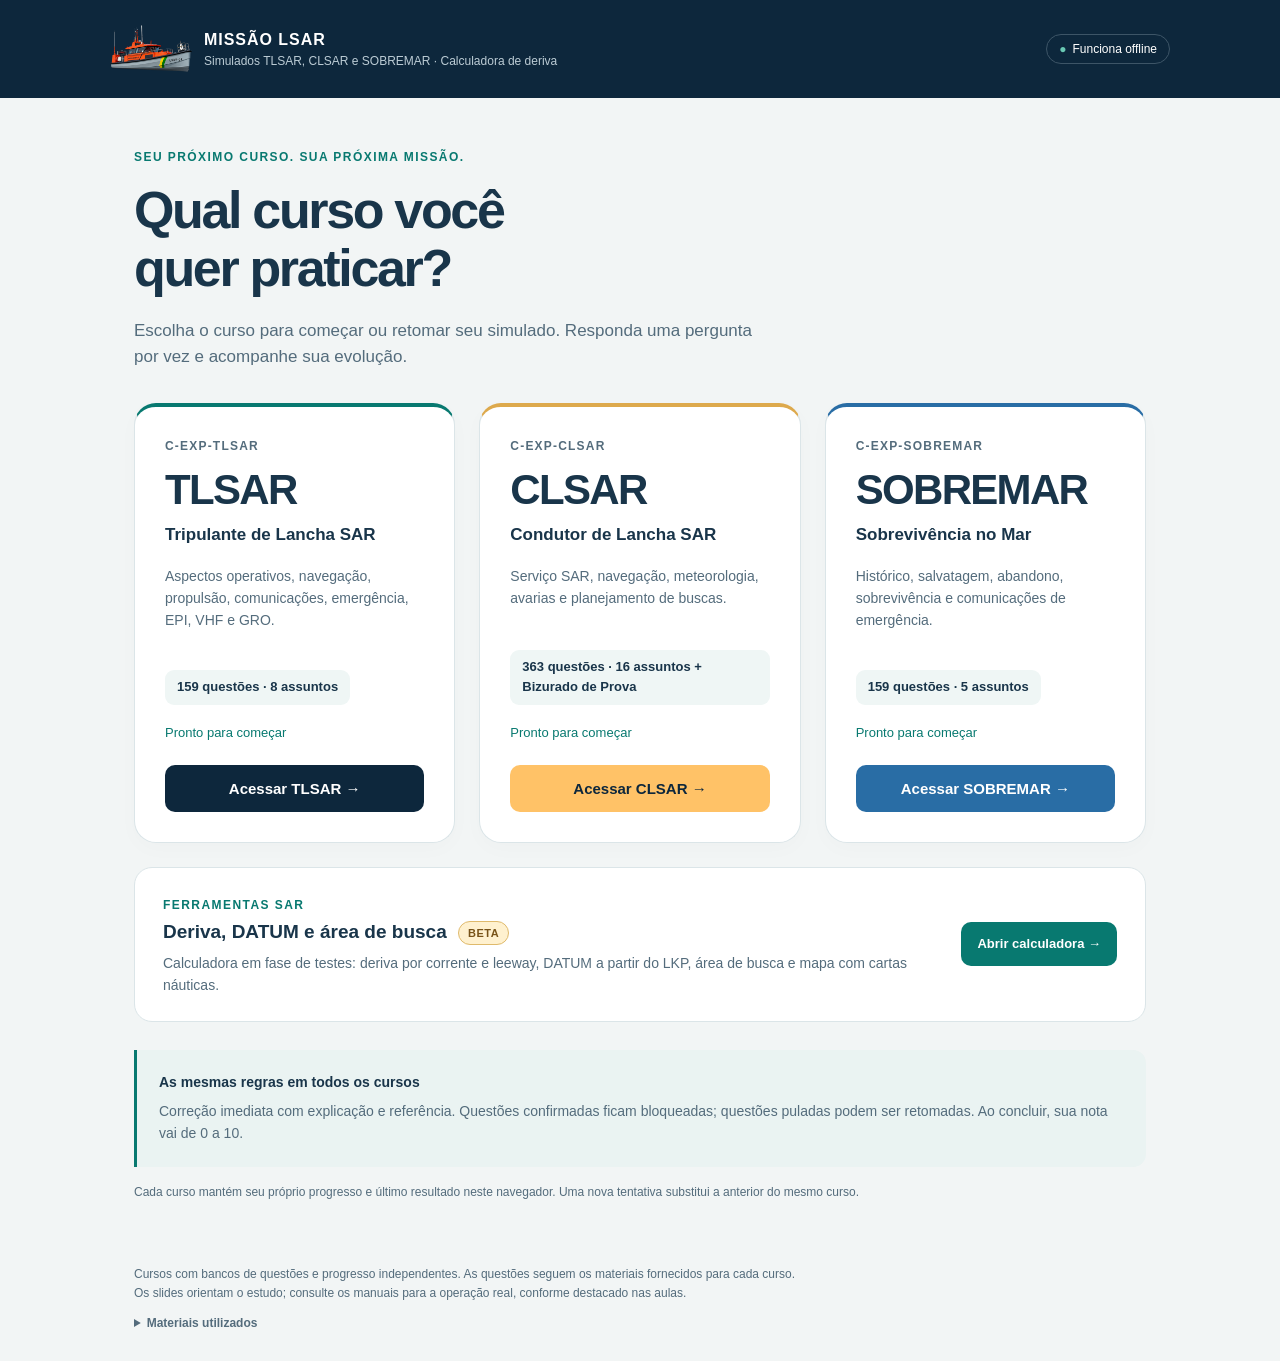
<file: index.html>
<!doctype html>
<html lang="pt-BR">
<head>
<meta charset="UTF-8"><meta name="viewport" content="width=device-width, initial-scale=1">
<meta name="theme-color" content="#0d273c"><title>Missão LSAR · Simulados TLSAR, CLSAR e SOBREMAR</title>



<script type="application/json" id="lsar-assets">{}</script>
<meta name="lsar-build" content="fe3ea4b3c715733f">
<link rel="stylesheet" href="css/estilo.css?v=6ec968ea8bf59cea">
<link rel="stylesheet" href="css/deriva.css?v=299c9e4a2f60657e">
<script defer src="dados/tlsar.js?v=036861a69a16cc3c"></script>
<script defer src="dados/clsar.js?v=5f9988ae89d71c96"></script>
<script defer src="dados/sobremar.js?v=5750a9fe7107e28d"></script>
<script defer src="js/simulado.js?v=f10a9d1d7b8c454b"></script>
<script defer src="js/atualizacao.js?v=38a153f1f4938871"></script>
</head>
<body>
<header><div class="brand"><img class="logo lsar-logo" src="assets/lsar-miniatura.png?v=c22e51be45986b50" alt="Lancha de busca e salvamento LSAR-02" width="82" height="58" decoding="async" fetchpriority="high"><div><strong>MISSÃO LSAR</strong><small id="course-header">Simulados TLSAR, CLSAR e SOBREMAR · Calculadora de deriva</small></div></div><span class="offline">Funciona offline</span></header>
<main id="app"><div class="initial-home" aria-busy="true"><section class="course-intro"><p class="eyebrow">Seu próximo curso. Sua próxima missão.</p><h1 tabindex="-1" data-focus="">Qual curso você<br>quer praticar?</h1><p class="muted">Escolha o curso para começar ou retomar seu simulado. Responda uma pergunta por vez e acompanhe sua evolução.</p></section><section class="course-grid" aria-label="Escolha do curso"><button disabled class="course-card" data-course="tlsar"><span class="course-kicker">C-EXP-TLSAR</span><strong class="course-name">TLSAR</strong><span class="course-desc">Tripulante de Lancha SAR</span><span class="course-topics">Aspectos operativos, navegação, propulsão, comunicações, emergência, EPI, VHF e GRO.</span><span class="course-count">159 questões · 8 assuntos</span><span class="course-saved muted">Pronto para começar</span><span class="course-cta">Acessar TLSAR →</span></button><button disabled class="course-card" data-course="clsar"><span class="course-kicker">C-EXP-CLSAR</span><strong class="course-name">CLSAR</strong><span class="course-desc">Condutor de Lancha SAR</span><span class="course-topics">Serviço SAR, navegação, meteorologia, avarias e planejamento de buscas.</span><span class="course-count">363 questões · 16 assuntos + Bizurado de Prova</span><span class="course-saved muted">Pronto para começar</span><span class="course-cta">Acessar CLSAR →</span></button><button disabled class="course-card" data-course="sobremar"><span class="course-kicker">C-EXP-SOBREMAR</span><strong class="course-name">SOBREMAR</strong><span class="course-desc">Sobrevivência no Mar</span><span class="course-topics">Histórico, salvatagem, abandono, sobrevivência e comunicações de emergência.</span><span class="course-count">159 questões · 5 assuntos</span><span class="course-saved muted">Pronto para começar</span><span class="course-cta">Acessar SOBREMAR →</span></button></section><a class="tool-card" href="deriva.html?v=fe3ea4b3c715733f"><div><span class="eyebrow">Ferramentas SAR</span><strong>Deriva, DATUM e área de busca <span class="beta-badge">Beta</span></strong><p>Calculadora em fase de testes: deriva por corrente e leeway, DATUM a partir do LKP, área de busca e mapa com cartas náuticas.</p></div><span class="tool-cta">Abrir calculadora →</span></a><div class="course-rules"><strong>As mesmas regras em todos os cursos</strong><p>Correção imediata com explicação e referência. Questões confirmadas ficam bloqueadas; questões puladas podem ser retomadas. Ao concluir, sua nota vai de 0 a 10.</p></div><p class="save-notice">Cada curso mantém seu próprio progresso e último resultado neste navegador. Uma nova tentativa substitui a anterior do mesmo curso.</p></div></main>
<footer><span id="course-footnote">Escolha um curso para consultar seus assuntos e materiais.</span><br>Os slides orientam o estudo; consulte os manuais para a operação real, conforme destacado nas aulas.
<details><summary>Materiais utilizados</summary><ul id="source-list"></ul><p>As referências indicam a página do PDF, o slide contado desde a capa ou a página impressa do manual, conforme o material. Nenhuma nota mínima de aprovação oficial foi presumida.</p></details></footer>
<dialog id="confirm-dialog" aria-labelledby="dialog-title"><h3 id="dialog-title"></h3><p id="dialog-text"></p><div class="actions"><button class="btn secondary" id="cancel-dialog">Cancelar</button><button class="btn" id="accept-dialog">Continuar</button></div></dialog>
<noscript><p style="padding:24px">Ative o JavaScript do navegador para usar o simulado.</p></noscript>



</body>
</html>
</file>
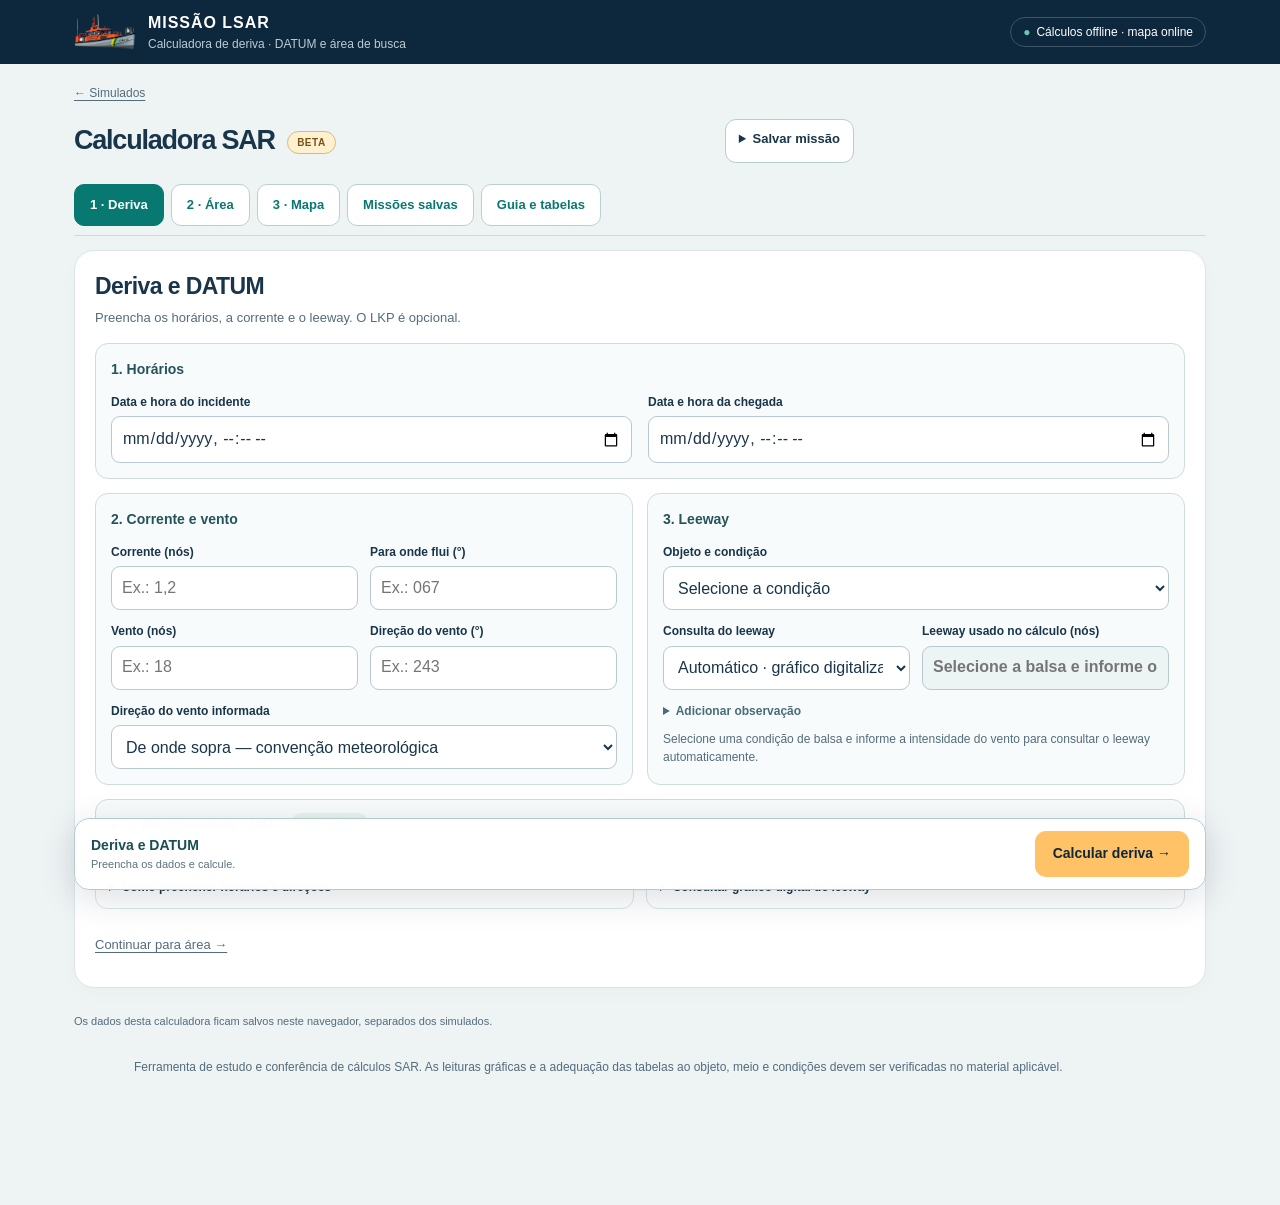
<file: deriva.html>
<!DOCTYPE html><html lang="pt-BR"><head><meta charset="UTF-8"><meta name="viewport" content="width=device-width, initial-scale=1"><meta name="theme-color" content="#0d273c"><title>Missão LSAR · Deriva, DATUM e área de busca</title>
<style id="calculator-entry-style">
html[data-calculator-pending] body{visibility:hidden}
html[data-calculator-failed] .calc-main,html[data-calculator-failed] body>footer{display:none!important}
.calculator-load-error{max-width:700px;margin:36px auto;padding:24px;font:16px/1.6 -apple-system,BlinkMacSystemFont,"Segoe UI",sans-serif;color:#19354a}
.calculator-load-error button{padding:12px 20px;min-height:44px;border:0;border-radius:10px;background:#0d273c;color:#fff;cursor:pointer}
</style>
<script>
/* Do not paint the uninitialized calculator, or wait for an update request. */
(() => {
 const root=document.documentElement;
 root.setAttribute('data-calculator-pending','');
 let timer;
 function fail(){
  if(!root.hasAttribute('data-calculator-pending'))return;
  clearTimeout(timer);root.removeAttribute('data-calculator-pending');root.setAttribute('data-calculator-failed','');
  const show=()=>{
   if(document.getElementById('calculator-load-error')||!root.hasAttribute('data-calculator-failed'))return;
   const box=document.createElement('main');box.id='calculator-load-error';box.className='calculator-load-error';box.setAttribute('role','alert');
   const title=document.createElement('h1');title.textContent='Não foi possível abrir a calculadora.';
   const text=document.createElement('p');text.textContent='Confira sua conexão e tente novamente. Seus dados salvos foram mantidos.';
   const retry=document.createElement('button');retry.type='button';retry.textContent='Tentar novamente';retry.onclick=()=>location.reload();
   box.append(title,text,retry);document.body.append(box);
  };
  if(document.body)show();else document.addEventListener('DOMContentLoaded',show,{once:true});
 }
 document.addEventListener('lsar:workspace-ready',()=>{
  clearTimeout(timer);root.removeAttribute('data-calculator-pending');root.removeAttribute('data-calculator-failed');root.setAttribute('data-calculator-ready','');document.getElementById('calculator-load-error')?.remove();
 },{once:true});
 addEventListener('error',event=>{
  if(event.target?.matches?.('script[src],link[rel="stylesheet"]')||event.filename&&/\/(?:js|dados)\/[^/]+\.js(?:\?|$)/.test(event.filename))fail();
 },true);
 timer=setTimeout(fail,12000);
})();
</script>
<script type="application/json" id="lsar-assets">{}</script>
<meta name="lsar-build" content="fe3ea4b3c715733f">
<link rel="stylesheet" href="css/estilo.css?v=6ec968ea8bf59cea">
<link rel="stylesheet" href="css/deriva.css?v=299c9e4a2f60657e">
<script defer="" src="dados/deriva.js?v=0bc56180f3a7d4f0"></script>
<script defer="" src="js/calculos-deriva.js?v=b69de9c6862d2a5f"></script>
<script defer="" src="js/deriva.js?v=f0be3a1bb5452450"></script>
<script defer="" src="js/geometria-mapa.js?v=942debdc5efa12a2"></script>
<script defer="" src="js/mapa-estado.js?v=3f962d4bad653d21"></script>
<script defer="" src="js/mapa-resumo.js?v=c3d96e69b97923fe"></script>
<script src="js/interface-calculadora.js?v=4097602388080b32" defer=""></script><script defer="" src="js/pdf-referencia.js?v=1b3d20652206f033"></script><script defer="" src="js/pdf-sar.js?v=642d80d447bc97f6"></script><script defer="" src="js/exportar-pdf.js?v=07bd2f285b78846c"></script><script src="js/missoes.js?v=bb39c4bcbfc2b597" defer=""></script><script defer="" src="js/atualizacao.js?v=38a153f1f4938871"></script>
</head><body class="compact-calculator">
<header><div class="brand"><img class="logo lsar-logo" src="assets/lsar-miniatura.png?v=c22e51be45986b50" alt="Lancha de busca e salvamento LSAR-02" width="82" height="58" decoding="async" fetchpriority="high"><div><strong>MISSÃO LSAR</strong><small>Calculadora de deriva · DATUM e área de busca</small></div></div><span class="offline">Cálculos offline · mapa online</span></header>
<main class="calc-main"><nav class="course-nav"><a class="link-btn" href="index.html?v=fe3ea4b3c715733f">← Simulados</a></nav><section class="calc-intro"><h1>Calculadora SAR <span class="beta-badge">Beta</span></h1><details class="mission-tools"><summary>Salvar missão</summary><div class="mission-savebar"><label for="mission-title">Título da missão<input id="mission-title" type="text" maxlength="100" placeholder="Ex.: Exercício Vitória · equipe 1"></label><div class="mission-buttons"><button id="mission-save" type="button" class="btn accent">Salvar como nova</button><button id="mission-update" type="button" class="btn secondary" disabled="">Atualizar missão</button><button id="mission-new" type="button" class="link-btn">Novo cálculo</button></div></div><div class="mission-buttons mission-exportbar"><button type="button" class="btn secondary" disabled="" data-pdf-export="">Exportar resumo PDF</button><button type="button" id="export-report" class="btn secondary" disabled="">Baixar memória de cálculo (.txt)</button></div><p id="pdf-export-status" class="helper" role="status">Calcule a deriva para exportar o resumo. O LKP permite incluir a carta; a área de busca é opcional.</p><p id="mission-status" class="helper" role="status">Os campos atuais ficam no rascunho automático. Use um título para guardar uma missão.</p></details></section><nav class="workspace-tabs" aria-label="Seções da calculadora"><a href="#drift-section" data-view="drift-section">1 · Deriva</a><a href="#search-section" data-view="search-section">2 · Área</a><a href="#map-section" data-view="map-section">3 · Mapa</a><a href="#missions-section" data-view="missions-section">Missões salvas</a><a href="#references" data-view="references">Guia e tabelas</a></nav>
<section class="card calc-section" id="missions-section" data-workspace-panel=""><p class="eyebrow">Seus cálculos</p><h2>Missões salvas</h2><p class="muted">Abra uma missão para continuar ou altere o título e salve uma nova. Os dados ficam neste navegador e dispositivo.</p><label class="mission-filter">Buscar pelo título<input type="search" id="mission-filter" placeholder="Buscar missão"></label><p id="mission-count" class="helper"></p><div id="mission-list"></div><details class="reference-details"><summary>Cópia de segurança das missões</summary><p class="helper">Exporte um arquivo para guardar fora do navegador ou transferir para outro dispositivo. Importar acrescenta cópias; não substitui suas missões existentes.</p><div class="mission-buttons"><button type="button" class="btn secondary" id="missions-export">Exportar todas</button><label class="btn secondary mission-import">Importar arquivo<input type="file" id="missions-import" accept=".json,application/json"></label></div><p id="missions-backup-status" class="helper" role="status"></p></details></section><section class="card calc-section" id="drift-section" data-workspace-panel=""><h2>Deriva e DATUM</h2><p class="muted">Preencha os horários, a corrente e o leeway. O LKP é opcional.</p>
<form id="drift-form" novalidate=""><div class="drift-input-grid"><section class="input-card dates-card"><h3>1. Horários</h3><div class="form-grid date-time-grid"><label>Data e hora do incidente<input type="datetime-local" id="incident" required=""></label><label>Data e hora da chegada<input type="datetime-local" id="arrival" required=""></label></div></section><section class="input-card environment-card"><h3>2. Corrente e vento</h3><div class="form-grid environment-grid"><label>Corrente (nós)<input id="currentSpeed" type="text" inputmode="decimal" placeholder="Ex.: 1,2" required=""></label><label>Para onde flui (°)<input id="currentDirection" type="text" inputmode="decimal" placeholder="Ex.: 067" required=""></label><label>Vento (nós)<input id="windSpeed" type="text" inputmode="decimal" placeholder="Ex.: 18" required=""></label><label>Direção do vento (°)<input id="windDirection" type="text" inputmode="decimal" placeholder="Ex.: 243" required=""></label><label class="span-two">Direção do vento informada<select id="windConvention"><option value="from">De onde sopra — convenção meteorológica</option><option value="to">Para onde sopra — direção já convertida</option></select></label></div></section><div class="input-card leeway-card"><h3>3. Leeway</h3><div class="form-grid"><label class="span-two">Objeto e condição<select id="leewayCondition" required=""><option value="">Selecione a condição</option></select></label><label>Consulta do leeway<select id="leewayMode"><option value="auto">Automático · gráfico digitalizado</option><option value="manual">Manual · informar ou ajustar o valor</option></select></label><label>Leeway usado no cálculo (nós)<input id="leeway" type="text" inputmode="decimal" placeholder="Selecione a balsa e informe o vento" required="" readonly=""></label></div><details class="compact-note"><summary>Adicionar observação</summary><label class="span-two">Observação (opcional)<input id="leewayNote" type="text" maxlength="200" placeholder="Ex.: condição, ajuste ou outra fonte"></label></details><p class="helper" id="leeway-lookup-note" aria-live="polite"></p></div><details class="form-group lkp-group optional-input input-card"><summary>4. Posição inicial · LKP <span class="optional-tag">Opcional</span></summary><p class="helper">LKP é a última posição conhecida do objeto. Preencha latitude e longitude para estimar o DATUM na hora da chegada. Deixe ambos em branco para calcular somente a deriva.</p><div class="form-grid"><label class="span-two">Formato das coordenadas<select id="lkpFormat"><option value="auto">Identificar automaticamente · DD, DM ou DMS</option><option value="dd">Graus decimais · DD</option><option value="dmm">Graus e minutos decimais · DM</option><option value="dms">Graus, minutos e segundos · DMS</option><option value="gps">GPS/NMEA compacto · DDMM.mmmm / DDDMM.mmmm</option></select></label><div class="coordinate-row"><label>Latitude do LKP<input id="lkpLatitude" type="text" inputmode="text" placeholder="20 18,500" aria-describedby="lkp-format-help"></label><label>Hemisfério<select id="lkpLatHem"><option value="S">Sul</option><option value="N">Norte</option></select></label></div><div class="coordinate-row"><label>Longitude do LKP<input id="lkpLongitude" type="text" inputmode="text" placeholder="040 17,200" aria-describedby="lkp-format-help"></label><label>Hemisfério<select id="lkpLonHem"><option value="W">Oeste</option><option value="E">Leste</option></select></label></div></div><p class="helper" id="lkp-format-help">Aceita graus decimais, graus/minutos e graus/minutos/segundos. Sem sinal ou letra do hemisfério, usa os seletores ao lado.</p><p id="lkp-preview" class="coordinate-preview" aria-live="polite" hidden=""></p><details class="reference-details coordinate-examples"><summary>Exemplos de coordenadas aceitas</summary><p class="helper">Estes exemplos representam a mesma posição. Informe latitude e longitude nos respectivos campos.</p><div class="table-wrap"><table><thead><tr><th>Formato</th><th>Latitude</th><th>Longitude</th></tr></thead><tbody><tr><th>Graus decimais</th><td>-20,308333333</td><td>-40,286666667</td></tr><tr><th>Graus e minutos</th><td>20°18,500′S</td><td>040°17,200′O</td></tr><tr><th>Graus, minutos e segundos</th><td>20°18′30″S</td><td>040°17′12″O</td></tr><tr><th>GPS/NMEA (selecione o modo)</th><td>2018.5000 S</td><td>04017.2000 W</td></tr></tbody></table></div><p class="helper">Sem os símbolos, também aceita 20 18,500 S ou 20 18 30 S. Aceita letras antes ou depois do valor, N/S para latitude e L/E/O/W para longitude. Um sinal explícito + indica norte/leste e − indica sul/oeste. Para coordenadas sem sinal nem letra, o hemisfério vem do seletor. Não cole latitude e longitude juntas no mesmo campo.</p></details><div class="form-grid date-time-grid"><label>Data e hora do LKP (opcional)<input id="lkpTime" type="datetime-local"></label></div><p class="helper">Sem horário próprio, o LKP é associado ao horário do incidente. Se a posição for de outro momento, informe esse horário na mesma referência dos demais. O DATUM será propagado do LKP até a chegada, supondo a mesma corrente e o mesmo leeway durante todo esse intervalo.</p><button id="clear-lkp" type="button" class="link-btn">Limpar LKP</button></details></div><div class="compact-guides"><details class="reference-details"><summary>Como preencher horários e direções</summary><p class="helper">Use a mesma referência de horário nos dois campos (ambos UTC ou ambos no mesmo fuso local). As datas resolvem a passagem pela meia-noite.</p><p class="helper">Se o vento for informado de onde sopra, o leeway atua na direção oposta: vento + 180°, normalizado entre 0° e 360°.</p></details><details class="reference-details"><summary>Consultar gráfico digital de leeway</summary><div id="leeway-chart" class="leeway-chart"></div><p class="helper">Curvas aproximadas digitalizadas da foto fornecida, válidas para vento de 0 a 32 nós. O leeway automático é arredondado a 0,01 nó. Para outro objeto ou para ajustar a estimativa, escolha o modo manual.</p><details class="reference-details"><summary>Origem da digitalização</summary><p class="helper">As quatro retas foram reconstruídas a partir dos eixos e das linhas da foto. São estimativas gráficas, não equações oficiais transcritas do IAMSAR. Fora da faixa do gráfico, informe um valor manual de fonte aplicável.</p><p><a href="assets/tempo-leeway.jpeg" target="_blank" rel="noopener">Conferir foto de origem ↗</a></p></details></details></div>





<p class="error calc-error" id="drift-error" role="alert"></p><div class="calc-actions"><button class="btn accent" type="submit">Calcular deriva →</button><span class="helper" id="drift-dirty"></span></div></form><div id="drift-result" hidden="" aria-live="polite"></div><a href="#search-section" class="link-btn panel-next">Continuar para área →</a></section>
<section class="card calc-section" id="search-section" data-workspace-panel=""><h2>Área de busca</h2><p class="muted">Defina os dados de cada meio para obter cobertura e área nominal.</p>
<form id="search-form" novalidate=""><div id="units"></div><button id="add-unit" type="button" class="btn secondary">+ Adicionar meio de busca</button><p class="error calc-error" id="search-error" role="alert"></p><div class="calc-actions"><button type="submit" class="btn accent">Calcular cobertura e área →</button><span class="helper" id="search-dirty"></span></div></form><details class="reference-details area-help"><summary>Como escolher a fonte e o tempo de busca</summary><div class="calc-note"><strong>O tempo T abaixo é de busca efetiva.</strong> Ele é independente do tempo decorrido desde o incidente. A tabela de navios mercantes não é aplicada automaticamente a uma LSAR: para outro meio, use Wu e fw validados no modo manual.</div></details><div id="search-result" hidden="" aria-live="polite"></div><a href="#map-section" class="link-btn panel-next">Ver mapa resumido →</a></section>
<section class="card calc-section" id="map-section" aria-labelledby="map-title" data-workspace-panel=""><p class="eyebrow">Visualização geográfica · Beta</p><h2 id="map-title">LKP, DATUM e área nominal</h2><p class="muted">Círculo de raio R e quadrado centrados no DATUM. O quadrado desta visão fica sempre alinhado ao norte e ao leste, sem rotação automática. O mapa carrega ao acessar esta seção e é atualizado após os cálculos.</p><div class="map-toolbar"><a class="btn secondary" id="map-new-tab" href="mapa.html?v=fe3ea4b3c715733f" target="_blank" rel="noopener">Mapa completo · planos e cartas ↗</a></div><p id="map-load-status" class="helper" role="status"></p><button id="retry-summary-map" class="link-btn" type="button" hidden="">Tentar carregar mapa novamente</button><div id="map-workspace"><div id="sar-map" role="region" aria-label="Mapa resumido de LKP, DATUM, deriva, círculo de raio R e quadrado da área nominal" tabindex="0"></div><div class="map-legend"><span><i class="map-key-lkp"></i>LKP</span><span><i class="map-key-datum"></i>DATUM na chegada</span><span><i class="map-key-circle"></i>Círculo de raio R</span><span><i class="map-key-area"></i>Quadrado nominal</span></div><p id="map-mission-status" class="helper" aria-live="polite"></p><button type="button" class="link-btn" id="fit-mission">Enquadrar cálculo</button></div><p class="helper">Este mapa resume os cálculos dos meios independentes. Os planos de busca, a área específica do CSC, a previsão durante a busca, os controles de avaliação e as cartas náuticas estão no mapa completo.</p><a href="#missions-section" class="link-btn panel-next">Ver missões salvas →</a></section>
<section class="card calc-section" id="references" data-workspace-panel=""><p class="eyebrow">Consulta</p><h2>Referências de cálculo e unidades</h2><details class="reference-details"><summary>Tabelas de largura de varredura · Wu</summary><p class="helper">Os valores usados são os números entre parênteses, em milhas náuticas. A escolha é feita por coluna da tabela, sem interpolação automática.</p><div id="table-reference"></div><p><a href="assets/larguras-varredura.jpeg" target="_blank" rel="noopener">Conferir foto original das três tabelas ↗</a></p></details>
<details class="reference-details"><summary>Fatores de correção meteorológica · fw</summary><div class="table-wrap"><table><caption>Valores transcritos da foto</caption><thead><tr><th>Faixa da foto</th><th>Pessoa na água</th><th>Balsa</th></tr></thead><tbody id="weather-reference"></tbody></table></div><p class="helper">Selecione a faixa considerando as condições aplicáveis de vento e mar. Se os critérios divergirem, use a faixa mais severa. Os limites compartilhados da tabela exigem atenção na escolha. Para embarcações como objeto de busca, a foto não informa fw; esse valor deve ser inserido manualmente.</p><p><a href="assets/tempo-leeway.jpeg" target="_blank" rel="noopener">Conferir foto original do fator do tempo e do leeway ↗</a></p></details>
<details class="reference-details" id="formula-guide"><summary>Como calcular espaçamento, cobertura e área de busca</summary>
<p>Esta sequência transforma a capacidade de detecção do meio em espaçamento, cobertura e área nominal de busca. Use MN para distâncias, nós para velocidades e horas para o tempo.</p>
<dl class="formula-list">
<dt>1. Wc = Wu × fw — corrigir a largura de varredura</dt>
<dd><p><strong>Para que serve:</strong> ajustar a capacidade de detecção às condições meteorológicas. Wu vem da tabela aplicável ao meio, ao objeto e à visibilidade; fw é o fator do tempo. Wc e Wu são distâncias em MN. O fator fw é um multiplicador sem unidade.</p><p class="formula-example">Exemplo: Wu = 1 MN e fw = 0,5 → Wc = 0,5 MN.</p><p>Wc é uma largura efetiva de detecção, não uma faixa dentro da qual todo objeto será visto. Aqui é aplicada a correção meteorológica da foto; outros fatores, como fadiga e velocidade de aeronaves, podem ser necessários no método completo.</p></dd>
<dt>2. Escolher o caminho: C = Wc / S ou S = Wc / C</dt>
<dd><p><strong>Para que serve C:</strong> expressar quanto esforço de busca é concentrado em uma área. S é a distância entre pernadas adjacentes. Se você já sabe S, calcule C para avaliar a cobertura. Se o planejamento definiu uma cobertura desejada, calcule S para descobrir o espaçamento correspondente.</p><p class="formula-example">Com Wc = 0,5 MN: S = 0,5 MN → C = 1. Para obter C = 2: S = 0,5 / 2 = 0,25 MN.</p><p><strong>“Sem unidade”:</strong> MN dividido por MN resulta apenas em uma razão. Escreva C = 2, não 2 MN nem 200%. C = 1 não garante 100% de detecção.</p><p>A cobertura é uma decisão do planejamento SAR, considerando a área provável do objeto, os recursos, o tempo e a capacidade de detecção. Não há uma escolha automática universal de C. Um C maior concentra a busca em pernadas mais próximas; mantendo Wc, V e T, isso reduz a área nominal pesquisada. Um espaçamento calculado precisa ser executável com segurança e precisão.</p><p>Na calculadora, escolha o modo de cada meio. No modo por C, S é recalculado quando Wu, fw ou C mudam. Para ajustar S a um valor operacional, mude para “Informar S” e confira a cobertura resultante. Se Wc = 0, não existe S positivo que produza C positivo.</p></dd>
<dt>3. A = S × V × T — área nominal de um meio</dt>
<dd><p><strong>Para que serve:</strong> estimar a área que pode ser pesquisada com o espaçamento escolhido. V × T dá o comprimento disponível das pernadas; multiplicando por S, obtemos A em MN². V é a velocidade de busca em nós e T é o tempo efetivo de busca em horas.</p><p class="formula-example">S = 0,5 MN, V = 10 nós e T = 2 h → A = 10 MN². Com os mesmos recursos e S = 0,25 MN, A = 5 MN².</p><p>Também é possível escrever A = (Wc × V × T) / C, para C positivo. O tempo de busca não é o tempo de deriva desde o incidente. Desconte deslocamentos e períodos sem busca útil; curvas e limites do padrão podem reduzir a execução real. A área nominal não garante que o objeto esteja dentro dela ou que seja detectado.</p></dd>
<dt>4. At = A1 + A2 + … — somar as áreas nominais</dt>
<dd><p><strong>Para que serve:</strong> reunir a capacidade nominal dos meios considerados no plano. Cada meio usa seu próprio S, V e T.</p><p class="formula-example">Meio 1: A1 = 10 MN²; meio 2: A2 = 6 MN² → At = 16 MN².</p><p>A soma não desconta sobreposições. Se dois meios pesquisarem a mesma região, At não será a área geográfica distinta percorrida. Repetir uma busca também não aumenta automaticamente a área geográfica.</p></dd>
<dt>5. R = √At / 2 — dimensionar um quadrado em torno de um datum pontual</dt>
<dd><p><strong>Para que serve:</strong> obter a meia-largura de uma área quadrada equivalente à área nominal total. O lado do quadrado é √At = 2R. Para um único datum no centro, R é a distância do centro a cada lado, em MN; no método SAR, é o raio de busca ajustado desse caso.</p><p class="formula-example">At = 16 MN² → lado = 4 MN → R = 2 MN.</p><p>R não é a distância aos vértices nem uma margem de incerteza da deriva. Esta fórmula é para um quadrado com datum pontual; não vale como regra universal para datum linear ou divergente. Para um círculo de mesma área, a fórmula geométrica seria r = √(At / π).</p></dd>
</dl><p><a href="assets/formulas-sar.jpeg" target="_blank" rel="noopener">Consultar as fórmulas na referência fornecida ↗</a></p></details>

<details class="reference-details"><summary>Ver hipóteses e referências</summary><ul class="helper"><li>Corrente e leeway constantes; direções verdadeiras; leeway alinhado ao sentido para onde o vento sopra. Não inclui divergência angular, evolução do vento ou margens de incerteza.</li><li>O LKP é opcional. Com latitude e longitude, o DATUM pontual estimado é projetado até a chegada por rumo constante numa esfera de raio 6.371 km. O horário próprio do LKP prevalece sobre o do incidente, quando preenchido. O modelo não verifica obstáculos ou limites costeiros e não calcula erro de posição.</li><li>R dimensiona o quadrado equivalente à área nominal planejada; ele não é uma margem de incerteza da posição do objeto.</li><li>As fotos fornecidas são a fonte dos valores digitados nas tabelas; os originais estão incluídos para conferência.</li></ul><p class="helper"><a href="https://www.movable-type.co.uk/scripts/latlong.html#rhumblines" target="_blank" rel="noopener">Referência matemática: posição de destino por rumo constante ↗</a></p><ul id="external-references" class="helper"></ul></details>
</section><button type="button" id="clear-calculator" class="link-btn" hidden="">Limpar calculadora</button><p id="storage-note" class="save-notice">Os dados desta calculadora ficam salvos neste navegador, separados dos simulados.</p></main>
<footer>Ferramenta de estudo e conferência de cálculos SAR. As leituras gráficas e a adequação das tabelas ao objeto, meio e condições devem ser verificadas no material aplicável.</footer><noscript><p>Ative o JavaScript para usar a calculadora.</p></noscript>
<aside id="calculation-dock" class="calculation-dock" hidden="" aria-label="Ações do cálculo"><div class="dock-context"><strong id="dock-title">Deriva e DATUM</strong><span id="dock-note">Preencha os dados e calcule.</span></div><button type="button" id="dock-result" class="link-btn" hidden="">Ver resultado ↓</button><button id="dock-submit" class="btn accent" type="submit" form="drift-form">Calcular deriva →</button></aside></body></html>
</file>
<file: css/estilo.css>
:root{--navy:#0d273c;--ink:#19354a;--muted:#546c7c;--bg:#f2f5f5;--paper:#fff;--line:#dbe5e8;--accent:#ffc267;--teal:#087970;--red:#b33442;--greenbg:#eaf7f0;--redbg:#fff0f1;--radius:20px}*{box-sizing:border-box}body{margin:0;background:var(--bg);color:var(--ink);font:16px/1.55 -apple-system,BlinkMacSystemFont,"Segoe UI",sans-serif}button,input,select{font:inherit}button{cursor:pointer}button:disabled{cursor:default}button,input,select,summary{outline-offset:4px}button:focus-visible,input:focus-visible,select:focus-visible,summary:focus-visible{outline:3px solid #bf7412}button{touch-action:manipulation}header{background:var(--navy);color:#fff;padding:20px max(20px,calc((100vw - 1060px)/2));display:flex;align-items:center;justify-content:space-between;gap:18px}.brand{display:flex;align-items:center;gap:12px}.logo{color:var(--accent);width:38px;height:38px}.brand strong{display:block;letter-spacing:.06em;font-size:16px}.brand small{color:#bcccd5;font-size:12px}.offline{border:1px solid #3d5567;border-radius:24px;padding:5px 12px;font-size:12px;white-space:nowrap}.offline:before{content:'●';color:#69c8b3;margin-right:6px}main{max-width:1060px;margin:0 auto;padding:35px 24px 64px}h1,h2,h3,p{margin-top:0}h1{font-size:clamp(32px,5vw,52px);letter-spacing:-.045em;line-height:1.13;margin-bottom:20px}h2{font-size:clamp(22px,3vw,30px);line-height:1.35;letter-spacing:-.025em;margin-bottom:22px}h3{font-size:18px}.eyebrow{font-size:12px;letter-spacing:.12em;font-weight:750;text-transform:uppercase;color:var(--teal);margin-bottom:14px}.muted{color:var(--muted)}.hero{display:grid;grid-template-columns:1.35fr 1fr;gap:35px;align-items:center;margin-bottom:32px}.hero p{max-width:560px;font-size:17px}.radar{position:relative;border-radius:24px;background:var(--navy);height:230px;overflow:hidden;display:flex;align-items:center;justify-content:center}.radar svg{width:200px;height:200px;opacity:.85}.radar-label{position:absolute;bottom:14px;left:20px;color:#bfd3df;font-size:11px;letter-spacing:.13em}.radar-tag{position:absolute;top:16px;left:20px;color:var(--accent);font-size:12px}.card{background:var(--paper);border:1px solid var(--line);border-radius:var(--radius);padding:28px;box-shadow:0 6px 22px #0d273c05}.setup{display:grid;grid-template-columns:1.4fr 1fr;gap:26px}.topics{display:grid;grid-template-columns:1fr 1fr;gap:10px}.topic{display:flex;gap:10px;align-items:center;border:1px solid var(--line);border-radius:12px;padding:12px;cursor:pointer;font-size:14px;line-height:1.3}.topic:has(input:checked){background:#edf7f5;border-color:#a3cfc9}.topic input{accent-color:var(--teal);width:18px;height:18px;flex-shrink:0}.topic small{display:block;font-size:11px;color:var(--muted);margin-top:4px}.all-topics{font-size:12px;border:0;background:transparent;color:var(--teal);padding:0 0 12px;font-weight:700}.rules{padding-left:21px;color:var(--muted);font-size:14px}.rules li{margin:8px 0}.field{margin:20px 0}.field label{display:block;font-size:14px;font-weight:650;margin-bottom:7px}select{width:100%;padding:11px 12px;border:1px solid #b8c9d1;border-radius:10px;background:#fff;color:var(--ink)}.btn{border:0;background:var(--navy);color:white;border-radius:11px;padding:13px 22px;font-weight:700;min-height:48px}.btn:hover:not(:disabled){background:#234660}.btn:disabled{background:#dfe7eb;color:#718796}.btn.accent{background:var(--accent);color:var(--navy)}.btn.accent:hover:not(:disabled){background:#ffb13b}.btn.secondary{background:#fff;border:1px solid #bacbd2;color:var(--ink)}.btn.secondary:hover:not(:disabled){background:#edf3f5}.btn.full{width:100%}.link-btn{background:transparent;border:0;color:var(--muted);font-size:13px;padding:8px 0}.link-btn:hover{color:var(--ink);text-decoration:underline}.resume{display:flex;align-items:center;justify-content:space-between;gap:20px;padding:18px 22px;background:#e7f2ef;border:1px solid #b7d7cc;border-radius:14px;margin-bottom:24px}.resume p{margin:0;font-size:14px}.info{font-size:12px;color:var(--muted);margin:20px 0 0}.statusbar{display:flex;justify-content:space-between;align-items:center;gap:15px;margin-bottom:12px;font-size:13px}.statusbar strong{font-size:16px}.progress{height:7px;border-radius:10px;background:#dce7eb;overflow:hidden;margin-bottom:25px}.progress>span{display:block;background:var(--teal);height:100%;transition:width .2s}.question-card{max-width:820px;margin:auto}.q-top{display:flex;justify-content:space-between;gap:10px;align-items:center;margin-bottom:18px}.tag{padding:5px 11px;border-radius:20px;background:#edf4f5;color:#34596c;font-size:12px;font-weight:650}.q-id{font-size:12px;color:var(--muted)}fieldset{border:0;padding:0;margin:0}legend{padding:0}.sr-only{position:absolute;width:1px;height:1px;padding:0;margin:-1px;overflow:hidden;clip:rect(0,0,0,0);border:0}.options{display:grid;gap:10px}.option{width:100%;display:flex;align-items:center;gap:13px;text-align:left;padding:14px;border-radius:12px;border:1px solid #cddce2;color:var(--ink);background:#fff;font-size:15px;line-height:1.45;min-height:60px}.letter{display:flex;align-items:center;justify-content:center;border:1px solid #cad9df;border-radius:9px;width:32px;height:32px;flex-shrink:0;font-size:13px;font-weight:750}.option:hover:not(:disabled){border-color:#54958c;background:#f1faf7}.option.selected{border:2px solid var(--teal);background:#eff9f6;padding:13px}.option.selected .letter{background:var(--teal);color:#fff;border-color:var(--teal)}.option.correct{background:var(--greenbg);border:2px solid var(--teal);padding:13px}.option.correct .letter{background:var(--teal);border-color:var(--teal);color:#fff}.option.wrong{background:var(--redbg);border:2px solid var(--red);padding:13px}.option.wrong .letter{background:var(--red);border-color:var(--red);color:#fff}.option:disabled{opacity:1}.mark{margin-left:auto;font-weight:700;font-size:12px;white-space:nowrap}.feedback{margin-top:20px;padding:18px 20px;border-radius:13px;background:var(--greenbg);border:1px solid #b2d9cd}.feedback.bad{background:var(--redbg);border-color:#edc2c7}.feedback h3{margin-bottom:8px;color:var(--teal)}.feedback.bad h3{color:var(--red)}.feedback p{margin-bottom:9px;font-size:14px}.source{font-size:12px;color:var(--muted);display:block}.actions{display:flex;justify-content:space-between;gap:12px;margin-top:24px}.helper{font-size:12px;color:var(--muted);margin:14px 0 0}.question-nav{display:flex;justify-content:space-between;align-items:center;max-width:820px;margin:18px auto 0;gap:20px}details.skipped{max-width:820px;margin:18px auto 0;background:#fff;border:1px solid var(--line);border-radius:12px;padding:14px 18px}summary{cursor:pointer;font-weight:650;font-size:14px}.skip-grid{display:flex;flex-wrap:wrap;gap:8px;margin-top:15px}.skip-chip{border:1px solid #bccecf;border-radius:10px;background:#f4f8f7;color:var(--ink);padding:10px 13px;font-size:13px;min-height:44px}.skip-chip:disabled{background:#eee;color:#839297}.skip-chip:hover:not(:disabled){background:#e6f1ef}.pending-card{max-width:820px;margin:auto}.pending-card .skip-grid{display:grid;grid-template-columns:1fr 1fr}.pending-card .skip-chip{text-align:left}.result-intro{display:grid;grid-template-columns:210px 1fr;align-items:center;gap:35px;margin-bottom:30px}.score-ring{width:200px;height:200px;border-radius:50%;background:conic-gradient(var(--teal) var(--score),#e0e9ec 0);padding:12px;display:flex}.score-inner{background:#fff;border-radius:50%;flex:1;display:flex;flex-direction:column;justify-content:center;align-items:center}.score-inner strong{font-size:54px;letter-spacing:-.05em;line-height:1.2}.score-inner span{font-size:13px;color:var(--muted)}.result-intro h1{font-size:38px;margin-bottom:14px}.stats{display:flex;gap:12px;flex-wrap:wrap}.stat{padding:10px 16px;background:#f1f5f5;border-radius:12px;font-size:12px;color:var(--muted)}.stat strong{display:block;font-size:22px;color:var(--ink)}.table-wrap{overflow-x:auto}table{width:100%;border-collapse:collapse;font-size:14px}caption{text-align:left;font-size:18px;font-weight:700;margin-bottom:14px}th{text-align:left;color:var(--muted);font-size:12px;padding:10px 12px;background:#f2f6f7}td{padding:13px 12px;border-bottom:1px solid var(--line)}td:not(:first-child){white-space:nowrap}.result-actions{display:flex;gap:12px;flex-wrap:wrap;margin-top:25px}.error{color:var(--red);font-size:13px;min-height:20px;margin:8px 0}.save-notice{font-size:12px;color:var(--muted);margin:16px 0 0}footer{max-width:1060px;margin:0 auto;padding:0 24px 28px;font-size:12px;color:var(--muted)}footer details{margin-top:12px}footer summary{font-size:12px}footer ul{padding-left:20px}dialog{border:1px solid var(--line);border-radius:20px;max-width:440px;width:calc(100% - 32px);color:var(--ink);padding:28px;box-shadow:0 25px 70px #0003}dialog::backdrop{background:#061b2dcc}dialog .actions{justify-content:flex-end}body.modal-open{overflow:hidden}@media(max-width:760px){header{padding:15px 20px}main{padding:26px 16px 45px}.hero{grid-template-columns:1fr;gap:15px}.radar{display:none}.setup{grid-template-columns:1fr}.card{padding:22px}.result-intro{grid-template-columns:1fr;gap:20px;text-align:center}.score-ring{margin:auto}.stats{justify-content:center}.result-intro h1{font-size:32px}}@media(max-width:450px){.offline{display:none}.topics{grid-template-columns:1fr}.q-top{align-items:flex-start}.question-card{padding:20px 16px}.option{font-size:14px;padding:12px;gap:10px}.option.selected,.option.correct,.option.wrong{padding:11px}.mark{white-space:normal;font-size:11px}.actions .btn{padding:12px 16px}.resume{flex-direction:column;align-items:stretch}.pending-card .skip-grid{grid-template-columns:1fr}.statusbar{font-size:11px}.statusbar strong{font-size:14px}.q-id{white-space:nowrap}.tag{max-width:75%;line-height:1.4}.result-actions .btn{width:100%}td,th{padding:10px 7px;font-size:12px}}@media(prefers-reduced-motion:reduce){*{transition:none!important}}@media print{header,.result-actions,footer,dialog{display:none}body{background:white}.card{border:0;box-shadow:none}.score-ring{background:#eee!important}main{padding:0}}

.course-intro{max-width:720px;margin:15px 0 32px}.course-intro p.muted{max-width:620px;font-size:17px}.course-grid{display:grid;grid-template-columns:1fr 1fr;gap:24px}.course-card{display:flex;flex-direction:column;align-items:flex-start;text-align:left;background:#fff;border:1px solid var(--line);border-radius:22px;padding:30px;color:var(--ink);box-shadow:0 6px 22px #0d273c05;transition:border-color .15s,transform .15s}.course-card:hover{border-color:var(--teal);transform:translateY(-3px)}.course-card[data-course="clsar"]{border-top:4px solid #dda94c}.course-card[data-course="tlsar"]{border-top:4px solid var(--teal)}.course-kicker{font-size:12px;letter-spacing:.1em;color:var(--muted);font-weight:700}.course-name{font-size:42px;letter-spacing:-.04em;line-height:1.3;margin-top:8px}.course-desc{font-size:17px;font-weight:650;margin-top:4px}.course-topics{font-size:14px;color:var(--muted);margin:18px 0;min-height:66px}.course-count{font-size:13px;font-weight:700;padding:7px 12px;background:#eff6f5;border-radius:9px}.course-saved{font-size:13px;color:var(--teal);margin-top:18px}.course-cta{display:block;align-self:stretch;margin-top:22px;border-radius:10px;background:var(--navy);padding:12px 18px;color:white;font-size:15px;font-weight:700;text-align:center}.course-card[data-course="clsar"] .course-cta{background:var(--accent);color:var(--navy)}.course-rules{margin:28px 0 0;padding:22px;border-left:3px solid var(--teal);background:#eaf3f2;border-radius:0 13px 13px 0;font-size:14px}.course-rules p{margin:8px 0 0;color:var(--muted)}.course-nav{display:flex;align-items:center;justify-content:space-between;gap:15px;margin-bottom:24px}.actions .btn{flex-shrink:0}#next{white-space:nowrap}.course-nav .tag{max-width:none;white-space:nowrap}@media(max-width:650px){.course-grid{grid-template-columns:1fr;gap:18px}.course-card{padding:24px}.course-topics{min-height:0}.course-name{font-size:36px}.course-intro{margin-top:0}.statusbar{flex-wrap:wrap;gap:3px}.statusbar strong{font-size:13px}.course-nav{gap:8px}.course-nav .tag{font-size:11px}.course-card:hover{transform:none}}
[data-focus]:focus{outline:none}@media(max-width:450px){.statusbar{flex-direction:column;align-items:flex-start;gap:4px}}

/* Shared identity, responsive header and a stable first render. */
.brand{min-width:0;flex:1}.brand>div{min-width:0}.brand .lsar-logo{width:82px;height:58px;object-fit:contain;flex-shrink:0}.brand small{display:block;line-height:1.5}.radar .lsar-illustration{width:82%;height:160px;object-fit:contain}.update-notice{position:fixed;bottom:20px;right:20px;z-index:1000;display:flex;align-items:center;gap:15px;max-width:calc(100vw - 32px);padding:14px 18px;background:#0d273c;color:#fff;border:1px solid #527a83;border-radius:12px;box-shadow:0 8px 30px #0d273c30;font-size:14px}.update-notice button{padding:9px 14px;min-height:44px;background:#ffc267;color:#0d273c;border:0;border-radius:8px;font-weight:700;flex-shrink:0}
@media(max-width:650px){.brand .lsar-logo{width:70px;height:54px}.update-notice{left:16px;right:16px;bottom:16px;font-size:13px}.brand strong{font-size:15px}.brand small{font-size:11px}}
@media(max-width:360px){header{padding-left:14px;padding-right:14px}.brand{gap:9px}.brand .lsar-logo{width:62px;height:50px}}
@media print{.update-notice{display:none!important}}

/* Preserve the two columns and statement lists in exam-review prompts. */
#question-title{white-space:pre-line}

/* Seleção de três cursos; cartões alinhados e leitura confortável no celular. */
.course-grid{grid-template-columns:repeat(3,minmax(0,1fr))}.course-card{min-width:0}.course-topics{flex:1}.course-card[data-course="sobremar"]{border-top:4px solid #296da5}.course-card[data-course="sobremar"] .course-cta{background:#296da5;color:#fff}
@media(max-width:1000px){.course-grid{grid-template-columns:repeat(2,minmax(0,1fr))}}
@media(max-width:650px){.course-grid{grid-template-columns:minmax(0,1fr)}}
</file>
<file: css/deriva.css>
html{scroll-behavior:smooth;scroll-padding-top:20px}a{color:#087970;text-underline-offset:3px}.calc-main{max-width:1060px}.calc-intro{max-width:780px;margin-bottom:30px}.calc-intro .muted{font-size:17px}.calc-steps{display:flex;flex-wrap:wrap;gap:10px;margin-top:25px}.calc-steps a{padding:8px 14px;border:1px solid #bacfd1;border-radius:20px;text-decoration:none;font-size:13px;font-weight:700}.calc-section{margin-bottom:25px;scroll-margin-top:20px}.calc-section>.muted{font-size:14px;max-width:800px}.form-grid{display:grid;grid-template-columns:1fr 1fr;gap:18px}.form-grid label{display:flex;flex-direction:column;gap:7px;font-size:14px;font-weight:650;min-width:0}.form-grid input,.form-grid select{width:100%;min-width:0;max-width:100%;min-height:46px;font:inherit;font-weight:400;color:var(--ink);border:1px solid #b8c9d1;border-radius:10px;background:white;padding:11px 12px}.form-grid input[readonly]{background:#edf5f4;font-weight:700;color:var(--teal)}.form-grid input:disabled{background:#f1f4f5;color:#708592}.span-two{grid-column:1/-1}.form-group{margin-top:26px;padding-top:24px;border-top:1px solid var(--line)}.form-group h3{margin-bottom:16px}.calc-actions{display:flex;align-items:center;gap:16px;flex-wrap:wrap;margin-top:20px}.calc-error{margin-top:18px}.calc-note{padding:15px 18px;background:#fff5e3;border-left:3px solid #d9a340;border-radius:0 10px 10px 0;font-size:13px;margin-bottom:24px}.reference-details{border:1px solid var(--line);border-radius:12px;padding:15px 18px;margin-top:14px}.reference-details summary{font-size:14px}.reference-details[open] summary{margin-bottom:15px}.reference-details p:last-child{margin-bottom:0}.leeway-photo{width:100%;max-width:560px;display:block;margin:15px auto;border-radius:10px}.result-block{margin-top:28px;padding-top:26px;border-top:1px solid var(--line)}.result-grid{display:grid;grid-template-columns:repeat(4,1fr);gap:12px}.calc-metric{padding:17px;background:#eef6f4;border-radius:13px}.calc-metric span{display:block;font-size:12px;color:var(--muted);margin-bottom:5px}.calc-metric strong{display:block;font-size:24px;letter-spacing:-.025em}.calc-metric small{font-size:12px;color:var(--muted)}.vector-layout{display:grid;grid-template-columns:1fr 1.15fr;gap:24px;margin-top:25px;align-items:start}.vector-diagram{width:100%;max-height:350px;border:1px solid var(--line);border-radius:14px;background:#f8fbfc}.vector-legend{display:flex;gap:12px;flex-wrap:wrap;font-size:12px;margin-top:8px}.vector-legend i{display:inline-block;width:10px;height:10px;border-radius:50%;margin-right:5px}.calculation-steps{font-size:14px;overflow-wrap:anywhere}.calculation-steps p{margin-bottom:12px}.formula-line{padding:10px 13px;background:#f3f6f7;border-radius:8px;margin-bottom:9px;font-size:13px;overflow-wrap:anywhere}.unit-card{margin:0 0 22px;padding:22px;border:1px solid #cbdbe0;border-radius:14px;min-width:0}.unit-card legend{padding:0 8px;font-weight:750}.unit-card .form-grid{gap:15px}.unit-top{display:flex;justify-content:flex-end;margin-bottom:10px}.unit-remove{font-size:12px;color:var(--red);border:0;background:transparent;min-height:30px}.unit-remove:disabled{color:#8b9da6}.unit-hint{margin:12px 0 0;font-size:12px;color:var(--muted)}.unit-result{margin-top:20px;padding:18px;border:1px solid var(--line);border-radius:12px}.unit-result h3{font-size:16px;margin-bottom:12px}.unit-result .result-grid{grid-template-columns:repeat(3,1fr)}.result-warn{background:#fff3df;border:1px solid #e2c48b;border-radius:10px;padding:12px 15px;font-size:13px;margin:16px 0 0}.formula-list dt{font-weight:750;font-size:16px;margin-top:18px}.formula-list dd{margin:5px 0 0;color:var(--muted);font-size:14px}.calc-toolbar{display:flex;justify-content:space-between;align-items:center;gap:15px;flex-wrap:wrap;margin-top:28px}#table-reference table{min-width:550px}#table-reference .table-wrap{margin:20px 0}.search-summary{margin-top:24px}.calc-summary-tag{color:var(--teal);font-size:13px;font-weight:700}.calc-section [hidden]{display:none!important}.tool-card{display:flex;align-items:center;justify-content:space-between;gap:22px;padding:24px 28px;margin-top:24px;background:#fff;border:1px solid var(--line);border-radius:18px;text-decoration:none;color:var(--ink)}.tool-card:hover{border-color:var(--teal)}.tool-card strong{display:block;font-size:19px}.tool-card p{margin:7px 0 0;font-size:14px;color:var(--muted)}.tool-card .tag{white-space:nowrap;max-width:none}
@media(max-width:760px){.result-grid{grid-template-columns:1fr 1fr}.vector-layout{grid-template-columns:1fr}.vector-diagram{max-height:320px}.calc-section{padding:22px 18px}.form-grid{gap:15px}.unit-card{padding:17px 13px}.calc-metric{padding:14px}.calc-metric strong{font-size:22px}.tool-card{padding:20px;align-items:flex-start}.tool-card .tag{display:none}}
@media(max-width:500px){.form-grid{grid-template-columns:1fr}.span-two{grid-column:auto}.calc-main{padding-left:14px;padding-right:14px}.calc-main .course-nav{align-items:flex-start;flex-wrap:wrap}.calc-intro h1{font-size:33px}.calc-steps{gap:6px}.calc-steps a{font-size:12px;padding:8px 11px}.calc-actions .btn,.calc-toolbar .btn{width:100%;font-size:14px;padding-left:10px;padding-right:10px}.calc-metric strong{font-size:21px}.unit-result .result-grid{grid-template-columns:1fr}.reference-details{padding:14px 12px}.calc-section h2{font-size:24px}input[type=datetime-local]{min-width:0;box-sizing:border-box}.calc-toolbar{align-items:stretch;flex-direction:column}}
@media(prefers-reduced-motion:reduce){html{scroll-behavior:auto}}
@media print{.calc-steps,.calc-toolbar,form,nav,.reference-details{display:none!important}.calc-section{break-inside:avoid}.vector-layout{grid-template-columns:1fr 1fr}.result-grid{grid-template-columns:repeat(4,1fr)}}

/* Native date/time fields must not impose a minimum width on iPad/iPhone grids. */
.form-grid{grid-template-columns:repeat(2,minmax(0,1fr))}.form-grid>label{min-width:0;max-width:100%}.date-time-grid{column-gap:24px;row-gap:20px}.date-time-grid input[type="datetime-local"]{display:block;box-sizing:border-box;width:100%;min-width:0;max-width:100%;min-inline-size:0;max-inline-size:100%;-webkit-appearance:none;appearance:none;overflow:hidden;font-size:16px;line-height:1.5;padding:12px}.date-time-grid input::-webkit-date-and-time-value{min-width:0;text-align:left}.leeway-digital{display:block;width:100%;height:auto;background:white;border:1px solid var(--line);border-radius:12px}.leeway-chart{margin-top:20px}.curve-legend{display:grid;grid-template-columns:1fr 1fr;gap:10px 16px;margin-top:15px;font-size:12px;color:var(--muted)}.curve-legend span{display:flex;gap:7px;align-items:flex-start}.curve-legend i{width:20px;height:3px;display:block;flex-shrink:0;margin-top:8px}.curve-legend .active{font-weight:750;color:var(--ink)}.chart-readout{font-size:13px;background:#edf6f3;border-radius:9px;padding:13px;margin-top:15px}.vector-diagram.maneuver-rose{max-height:none;height:auto}.vector-layout{grid-template-columns:1.1fr 1fr}.maneuver-rose text{font-family:-apple-system,BlinkMacSystemFont,"Segoe UI",sans-serif}
@media(max-width:960px){.date-time-grid{grid-template-columns:minmax(0,1fr)}}@media(max-width:760px){.vector-layout{grid-template-columns:1fr}}@media(max-width:500px){.form-grid{grid-template-columns:minmax(0,1fr)}.curve-legend{grid-template-columns:1fr}.leeway-digital{min-height:190px}}

@media(max-width:500px){.leeway-digital text{font-size:21px}.leeway-digital text:last-child{font-size:21px}}

/* Planning inputs and the expanded maneuver rose. */
.spacing-hint{margin:12px 0 0}.formula-list dd p{margin:10px 0;line-height:1.65}.formula-example{background:#edf6f3;padding:12px 14px;border-radius:9px;color:#19354a}.rose-open{display:block;width:100%;padding:0;border:0;background:transparent;text-align:center;color:var(--teal);cursor:zoom-in;border-radius:14px}.rose-open:focus-visible{outline:3px solid #087970;outline-offset:4px}.rose-open .maneuver-rose{display:block}.rose-open-hint{display:block;padding:10px 6px;font-size:13px;font-weight:650}.rose-modal-open{overflow:hidden}.rose-dialog{box-sizing:border-box;width:calc(100vw - 40px);max-width:1500px;max-height:calc(100vh - 40px);max-height:calc(100dvh - 40px);padding:24px;border:1px solid #afc6cf;border-radius:18px;overflow:auto;background:#fff;color:var(--ink)}.rose-dialog::backdrop{background:rgba(10,30,44,.75)}.rose-dialog-header{display:flex;justify-content:space-between;align-items:center;gap:15px;position:sticky;top:-24px;background:#fff;z-index:2;padding:8px 0 16px;border-bottom:1px solid var(--line)}.rose-dialog-header h2{margin:0;font-size:27px}.rose-dialog-header p{margin:0 0 5px}.rose-dialog-header .btn{flex-shrink:0;min-height:44px}.rose-dialog-grid{display:grid;grid-template-columns:minmax(0,1.35fr) minmax(0,1fr);gap:26px;margin-top:20px}.rose-dialog-grid>div{min-width:0}.rose-viewport{overflow:auto;max-height:75vh;max-height:75dvh;border:1px solid var(--line);border-radius:14px;overscroll-behavior:contain}.rose-viewport .maneuver-rose{display:block;border:0;border-radius:0;width:100%;height:auto;max-height:none}.rose-zoom-control{display:flex;align-items:center;gap:12px;font-size:14px;font-weight:650}.rose-zoom-control input{flex:1;min-width:50px;accent-color:#087970}.rose-zoom-control output{min-width:45px;text-align:right}.rose-data{min-width:470px;width:100%;font-size:12px}.rose-data caption{text-align:left;margin-bottom:10px;color:var(--muted)}.rose-data th,.rose-data td{padding:10px 8px}.rose-facts{display:grid;grid-template-columns:minmax(0,.8fr) minmax(0,1.3fr);gap:10px 14px;font-size:14px;margin-top:20px}.rose-facts dt{font-weight:700}.rose-facts dd{margin:0;overflow-wrap:anywhere}#rose-details .helper{line-height:1.65}
@media(max-width:1000px){.rose-dialog-grid{grid-template-columns:minmax(0,1fr)}.rose-dialog-grid>div:first-child{max-width:850px;width:100%;margin:auto}}
@media(max-width:500px){.rose-dialog{width:calc(100vw - 16px);max-height:calc(100dvh - 16px);padding:16px;border-radius:13px}.rose-dialog-header{top:-16px;gap:8px}.rose-dialog-header h2{font-size:22px}.rose-dialog-header .eyebrow{font-size:10px}.rose-dialog-header .btn{padding:10px 14px}.rose-facts{grid-template-columns:1fr;gap:4px}.rose-facts dd{margin-bottom:10px}.rose-zoom-control{gap:8px}}
@media print{.rose-dialog,.rose-open-hint{display:none!important}.rose-open{cursor:default}}
.rose-data caption{font-size:13px;font-weight:500;line-height:1.5;white-space:normal}

/* Optional starting position and the drift-propagated datum. */
.optional-tag{display:inline-block;margin-left:7px;font-size:11px;vertical-align:middle;text-transform:uppercase;letter-spacing:.06em;color:#52736f;background:#e8f3ef;border-radius:20px;padding:5px 9px}.coordinate-row{display:grid;grid-template-columns:minmax(0,1fr) 100px;gap:12px;min-width:0}.lkp-group .date-time-grid{margin-top:18px}.lkp-group>.helper{line-height:1.6}.datum-box{padding:20px;margin:24px 0;border:1px solid #a6c9c3;background:#f3faf7;border-radius:14px}.datum-box h3{font-size:22px;margin:0 0 15px}.position-results{display:grid;grid-template-columns:repeat(2,minmax(0,1fr));gap:15px}.position-results>div{min-width:0;padding:15px;border:1px solid #d1e2dc;background:#fff;border-radius:10px}.position-results>div>span{display:block;font-size:12px;color:var(--muted);margin-bottom:7px}.position-results strong{display:block;font-size:20px;color:#163e43;line-height:1.55;overflow-wrap:anywhere}.position-results strong span{display:block}.position-results small{display:block;margin-top:7px;color:var(--muted);font-size:12px}.position-results .datum-coordinate{border-color:#72a99d}.datum-decimal{font-size:13px;line-height:1.7;overflow-wrap:anywhere;margin:15px 0}.datum-box>.helper{margin-bottom:0;line-height:1.6}.datum-box .formula-line{background:#e4f1eb}.datum-optional{margin:20px 0 0}#rose-details .position-results{grid-template-columns:1fr}#rose-details .datum-box{margin-top:0}
@media(max-width:600px){.position-results{grid-template-columns:minmax(0,1fr)}.datum-box{padding:16px}.position-results strong{font-size:19px}}
@media(max-width:360px){.coordinate-row{grid-template-columns:minmax(0,1fr) 88px;gap:8px}.coordinate-row select{padding-left:8px;padding-right:8px}}
.beta-badge{display:inline-block;vertical-align:middle;margin-left:6px;padding:4px 9px;border:1px solid #dfba6c;border-radius:20px;background:#fff1cf;color:#785318;font-size:11px;font-weight:750;letter-spacing:.05em;text-transform:uppercase;line-height:1.3}.coordinate-preview{padding:12px 14px;margin:12px 0;border-radius:9px;background:#edf6f3;color:#24594d;font-size:13px;line-height:1.6;overflow-wrap:anywhere}.coordinate-preview[data-state=error]{background:#fff3df;color:#81591f}.coordinate-row select:disabled{opacity:1;background:#edf5f4;color:#24594d}.coordinate-examples{margin-bottom:18px}.coordinate-examples table{min-width:550px;font-size:13px}
.tool-cta{display:inline-flex;align-items:center;justify-content:center;min-height:44px;padding:10px 16px;border-radius:10px;background:#087970;color:white;font-size:13px;font-weight:750;white-space:nowrap;flex-shrink:0}.tool-card:hover .tool-cta{background:#065f58}
@media(max-width:760px){.tool-card{flex-direction:column;align-items:stretch;gap:18px}.tool-cta{align-self:flex-start}}

/* Map loads only on request; calculations remain independent of it. */
.map-toolbar{display:flex;flex-wrap:wrap;align-items:center;gap:10px;margin:12px 0}.map-toolbar .btn,.map-toolbar .link-btn{min-height:44px}.map-toolbar [aria-pressed=true]{background:#e5f3ef;border-color:#087970;color:#075d55}#sar-map{height:480px;position:relative;isolation:isolate;z-index:0;border:1px solid #a8bec8;border-radius:14px;background:#e5edf0;font-family:inherit}#sar-map.map-expanded{height:78vh;height:78dvh;min-height:420px}#sar-map.map-picking,#sar-map.map-picking .leaflet-interactive{cursor:crosshair}.map-legend{display:flex;flex-wrap:wrap;gap:12px 20px;margin:15px 0;font-size:12px;color:#34596c}.map-legend span{display:inline-flex;align-items:center;gap:7px}.map-legend i{width:13px;height:13px;border-radius:50%;display:inline-block}.map-key-lkp{background:#296da5}.map-key-datum{background:#087970}.map-legend .map-key-area{border:2px solid #d28a20;background:#fff1d4;border-radius:2px}.map-options{display:grid;gap:14px;padding-top:16px;min-width:0}.map-options>label{display:flex;flex-direction:column;gap:8px;font-size:14px;font-weight:650}.map-options select,.map-options input[type=file]{width:100%;max-width:100%;min-width:0;min-height:46px;border:1px solid #b8c9d1;border-radius:10px;padding:10px;background:#fff;font:inherit;color:var(--ink)}.map-options .helper{margin:0}.map-options .map-check,.map-check{display:flex;flex-direction:row;align-items:center;gap:8px;font-size:14px}.map-check input{width:20px;height:20px;accent-color:#087970;flex-shrink:0}.map-options .map-opacity{display:grid;grid-template-columns:auto minmax(70px,1fr) 45px;align-items:center;gap:12px}.map-opacity input{width:100%;accent-color:#087970;min-height:32px}.map-opacity output{text-align:right}.sar-map-marker{background:transparent;border:0}.sar-pin{display:flex;align-items:center;justify-content:center;width:36px;height:36px;border:3px solid #fff;border-radius:50%;box-shadow:0 2px 6px #17344688;color:#fff;font-size:15px;font-weight:800}.sar-pin.lkp{background:#296da5}.sar-pin.datum{background:#087970}.sar-pin.selection{background:#9b641b}.map-use-point{background:#087970;border:0;border-radius:8px;padding:11px 14px;color:#fff;min-height:44px;font:inherit;cursor:pointer}#sar-map .leaflet-popup-content{font-size:14px;line-height:1.6;overflow-wrap:anywhere}#sar-map .leaflet-control-attribution{font-size:10px;max-width:100%;white-space:normal}#sar-map .leaflet-control a{color:#19354a}#sar-map .leaflet-control-zoom a{width:36px;height:36px;line-height:36px}#map-load-status:empty{display:none}
@media(max-width:600px){#sar-map{height:400px}.map-toolbar .btn{font-size:12px;padding:11px 12px}.map-options .map-opacity{grid-template-columns:minmax(0,1fr) 45px}.map-opacity input{grid-row:2;grid-column:1/-1}.map-opacity output{grid-column:2;grid-row:1}#sar-map .leaflet-popup-content{max-width:220px}#sar-map.map-expanded{min-height:400px}}
@media print{#map-section{display:none}}

/* Search plans and an independent presentation tab. */
#map-section [hidden]{display:none!important}.mission-map-layout{display:grid;grid-template-columns:minmax(0,1fr) 245px;gap:18px;align-items:start}.mission-map-canvas{min-width:0}.map-sidebar{padding:18px;border:1px solid var(--line);border-radius:14px;background:#f7faf9;min-width:0}.map-sidebar h3{font-size:17px;margin-bottom:12px}.map-sidebar .map-check{align-items:flex-start;margin:11px 0;line-height:1.45;font-size:13px}.map-sidebar .map-check input{margin-top:1px}.map-sidebar .helper{font-size:11px;margin-top:10px}.map-sidebar>label:first-of-type{font-weight:700;padding-bottom:12px;border-bottom:1px solid var(--line)}#plan-layer-controls:not(:empty){margin-top:15px;padding-top:10px;border-top:1px solid var(--line)}.plan-color,.plan-card legend i{display:inline-block;width:11px;height:11px;border-radius:50%;flex-shrink:0;margin-right:5px}.plan-card legend i{margin-right:9px}.map-toolbar a.btn{display:inline-flex;align-items:center;text-decoration:none;font-size:13px}.plan-section{margin:26px 0;padding-top:22px;border-top:1px solid var(--line)}.plan-section>h3{margin-bottom:10px}#plan-config{display:grid;grid-template-columns:repeat(2,minmax(0,1fr));gap:14px;margin-top:18px}.plan-card{padding:18px;border:1px solid #c9d9dd;border-radius:12px;min-width:0;background:#fbfdfd}.plan-card legend{font-size:15px;font-weight:750;overflow-wrap:anywhere}.plan-card .form-grid{gap:12px;grid-template-columns:minmax(0,1fr)}.plan-card .helper{line-height:1.7}.plan-report{border:1px solid var(--line);border-radius:12px;padding:18px;margin-top:14px;min-width:0}.plan-report h4{margin:0 0 10px;font-size:16px}.plan-report>.helper{margin-top:0;line-height:1.8}.plan-report table{min-width:530px}.plan-report td{font-size:12px}.plan-direction{background:transparent;border:0}.plan-direction span{display:block;font-size:22px;line-height:20px;text-shadow:0 0 2px #fff,0 0 4px #fff}.standalone-map .calc-main{max-width:1800px;padding:18px 24px}.standalone-map #map-title{font-size:25px;margin-bottom:10px}.standalone-map #sar-map{height:72vh;height:72dvh;min-height:480px}.standalone-map #sar-map.map-expanded{height:85vh;height:85dvh}.standalone-map .mission-map-layout{grid-template-columns:minmax(0,1fr) 270px}.standalone-map .map-back{color:#e6f2f6;font-size:13px;flex-shrink:0}.standalone-map #map-sync-status{margin:0 0 12px}.standalone-map #map-section>.muted{font-size:13px;margin-bottom:10px}.standalone-map .map-sidebar{position:sticky;top:15px}.standalone-map #plan-config{grid-template-columns:repeat(auto-fit,minmax(260px,1fr))}
@media(max-width:950px){.mission-map-layout,.standalone-map .mission-map-layout{grid-template-columns:minmax(0,1fr)}.map-sidebar #map-layer-controls{display:grid;grid-template-columns:repeat(2,minmax(0,1fr));gap:0 16px}.standalone-map .map-sidebar{position:static}.standalone-map .calc-main{padding:14px 12px}.standalone-map #sar-map{height:65vh;height:65dvh;min-height:400px}}
@media(max-width:650px){#plan-config{grid-template-columns:minmax(0,1fr)}.map-sidebar #map-layer-controls{grid-template-columns:minmax(0,1fr)}.map-toolbar a.btn{width:100%;justify-content:center}.standalone-map #map-section{padding:18px 14px}.standalone-map .map-back{max-width:100px;text-align:right}.plan-report{padding:14px}.plan-card{padding:14px}}

#plan-mode-controls{margin-top:18px}.plan-card.csc-config{grid-column:1/-1}.csc-config .form-grid{grid-template-columns:repeat(2,minmax(0,1fr))}.csc-summary .formula-line{margin-bottom:14px}.csc-summary table{min-width:450px}
@media(max-width:650px){.csc-config .form-grid{grid-template-columns:minmax(0,1fr)}}

.map-key-circle{display:inline-block;width:14px;height:14px;border:2px dashed #9361a5;border-radius:50%;vertical-align:middle;margin-right:5px}#forecast-time{width:100%}.map-summary #sar-map{min-height:380px}#area-orientation-status,#forecast-status{grid-column:1/-1}

/* A focused workspace: one calculation section at a time. */
.calc-intro{margin-bottom:20px}.calc-intro h1{font-size:36px;margin:6px 0 10px}.calc-intro>.muted{margin-bottom:20px}.workspace-tabs{display:flex;gap:7px;flex-wrap:wrap;padding:12px 0 0;border-top:1px solid var(--line)}.workspace-tabs a{display:inline-flex;align-items:center;min-height:44px;padding:10px 16px;border:1px solid #bacfd1;border-radius:10px;text-decoration:none;font-size:14px;font-weight:700;background:#fff}.workspace-tabs a[aria-current=page]{background:#087970;border-color:#087970;color:white}.workspace-ready [data-workspace-panel][hidden]{display:none!important}.mission-savebar{display:grid;grid-template-columns:minmax(220px,1fr) auto;align-items:end;gap:14px}.mission-savebar>label,.mission-filter{display:flex;flex-direction:column;gap:7px;font-size:13px;font-weight:650;min-width:0}.mission-savebar input,.mission-filter input{box-sizing:border-box;width:100%;min-width:0;min-height:46px;padding:11px 12px;font:inherit;border:1px solid #b8c9d1;border-radius:10px;background:white;color:var(--ink)}.mission-buttons{display:flex;gap:9px;flex-wrap:wrap;align-items:center}.mission-buttons .btn{font-size:13px;min-height:44px;padding:11px 15px}.mission-buttons .link-btn{font-size:13px;min-height:44px}.mission-buttons button:disabled{opacity:.5;cursor:default}.mission-item{display:flex;align-items:center;justify-content:space-between;gap:16px;padding:18px 0;border-bottom:1px solid var(--line)}.mission-item>div:first-child{min-width:0}.mission-item h3{font-size:16px;margin:0 0 6px;overflow-wrap:anywhere}.mission-item p{margin:0}.mission-item .mission-buttons{flex-shrink:0}.mission-filter{max-width:550px;margin:22px 0 12px}.mission-import{cursor:pointer;display:inline-flex;align-items:center}.mission-import input{position:absolute;width:1px;height:1px;opacity:0;overflow:hidden}.mission-import:focus-within{outline:3px solid #087970;outline-offset:3px}.mission-empty{padding:24px;background:#f4f8f7;border-radius:10px}.panel-next{display:inline-flex;align-items:center;min-height:44px;margin-top:20px}.optional-input>summary{font-size:16px;font-weight:750;cursor:pointer;margin-bottom:0}.optional-input[open]>summary{margin-bottom:16px}.unit-result>summary{font-weight:750;cursor:pointer}.unit-result[open]>summary{margin-bottom:15px}.workspace-group>summary,.map-control-details>summary{cursor:pointer;font-weight:750}.workspace-group[hidden]{display:none!important}.map-control-details>summary{font-size:15px;min-height:32px}.standalone-map .plan-section{margin:0;border:0;padding:0}.standalone-map #plan-config{grid-template-columns:repeat(auto-fit,minmax(280px,1fr))}.standalone-map .workspace-group{margin-top:16px}.workspace-ready .calc-toolbar{padding-top:16px;border-top:1px solid var(--line)}.calculation-steps{margin-top:0}
@media(max-width:900px){.mission-savebar{grid-template-columns:minmax(0,1fr)}.calc-intro h1{font-size:31px}}
@media(max-width:600px){.workspace-tabs{display:grid;grid-template-columns:repeat(3,minmax(0,1fr));gap:6px}.workspace-tabs a{justify-content:center;padding:9px 6px;font-size:12px}.mission-buttons{gap:7px}.mission-item{align-items:flex-start;flex-direction:column;gap:10px}.mission-item .mission-buttons{width:100%}.mission-savebar .mission-buttons .btn{flex:1}.calc-intro h1{font-size:29px}.standalone-map #plan-config{grid-template-columns:minmax(0,1fr)}}
@media print{.workspace-tabs,.mission-savebar,#mission-status,#missions-section,.panel-next{display:none!important}.workspace-ready [data-workspace-panel][hidden]{display:block!important}.workspace-ready #missions-section{display:none!important}}

#clear-calculator[hidden]{display:none!important}

#retry-summary-map[hidden]{display:none!important}

/* Compact calculator workspace; shared quiz/map presentation is unchanged. */
.compact-calculator{padding-bottom:100px;background:#eef3f4}.compact-calculator>header{padding:10px max(18px,calc((100vw - 1132px)/2));gap:14px}.compact-calculator>header .lsar-logo{width:62px;height:44px}.compact-calculator .calc-main{max-width:1180px;padding:16px 24px 28px}.compact-calculator .course-nav{margin:0 0 12px}.compact-calculator .course-nav a{font-size:12px;padding:4px 0}.compact-calculator .calc-intro{display:flex;align-items:center;justify-content:space-between;gap:12px;margin-bottom:12px;flex-wrap:wrap}.compact-calculator .calc-intro h1{font-size:27px;margin:0}.compact-calculator .calc-intro .beta-badge{font-size:10px}.mission-tools{min-width:0;max-width:100%;border:1px solid #b9cecf;border-radius:11px;padding:9px 13px;background:#fff}.mission-tools>summary{cursor:pointer;font-size:13px;font-weight:700;min-height:24px}.mission-tools[open]{width:100%;order:2}.mission-tools[open]>summary{margin-bottom:12px}.compact-calculator .mission-savebar{grid-template-columns:minmax(180px,1fr) auto}.compact-calculator #mission-status{font-size:12px;margin:10px 0 0}.compact-calculator .workspace-tabs{position:sticky;top:0;z-index:12;background:rgba(238,243,244,.96);backdrop-filter:blur(10px);padding:9px 0;margin:0 0 14px;border-top:0;border-bottom:1px solid #c9d9df;gap:7px}.compact-calculator .workspace-tabs a{min-height:42px;padding:8px 15px;font-size:13px}.compact-calculator .calc-section{padding:20px;scroll-margin-top:82px}.compact-calculator .calc-section>h2{font-size:23px;margin-bottom:6px}.compact-calculator .calc-section>.muted{font-size:13px;line-height:1.5;margin-bottom:16px}.compact-calculator .form-grid label{font-size:12px;gap:5px;font-weight:650}.compact-calculator .form-grid{gap:12px}.compact-calculator .form-grid input,.compact-calculator .form-grid select{min-height:44px;font-size:16px;padding:9px 10px;line-height:1.3;border-radius:9px}.compact-calculator .date-time-grid input[type=datetime-local]{padding:10px;font-size:16px;line-height:1.4;min-height:46px}.drift-input-grid{display:grid;grid-template-columns:repeat(2,minmax(0,1fr));gap:14px}.input-card{padding:15px;border:1px solid #ccdcdf;background:#f8fbfb;border-radius:13px;min-width:0}.input-card h3{font-size:14px;margin:0 0 12px;color:#24545a}.dates-card,.compact-calculator .lkp-group{grid-column:1/-1}.compact-calculator .dates-card .date-time-grid{grid-template-columns:repeat(2,minmax(0,1fr));gap:16px}.compact-calculator .environment-grid,.compact-calculator .leeway-card>.form-grid{grid-template-columns:repeat(2,minmax(0,1fr))}.compact-calculator .lkp-group{margin:0;padding:13px 15px;border:1px solid #ccdcdf}.compact-calculator .lkp-group>summary{font-size:14px;min-height:26px}.compact-calculator .lkp-group[open]>summary{margin-bottom:14px}.compact-note{margin-top:12px}.compact-note>summary{font-size:12px;cursor:pointer;color:#476d78}.compact-note[open]>summary{margin-bottom:10px}.compact-note label{display:flex;flex-direction:column;font-size:12px;gap:5px}.compact-note input{box-sizing:border-box;width:100%;min-height:44px;border:1px solid #b8c9d1;border-radius:9px;padding:9px 10px;font-size:16px}.compact-calculator #leeway-lookup-note{font-size:12px;line-height:1.5;margin:10px 0 0}.compact-guides{display:grid;grid-template-columns:repeat(2,minmax(0,1fr));gap:12px;margin-top:12px;align-items:start}.compact-calculator .compact-guides>.reference-details{margin:0;padding:11px 13px}.compact-guides>details>summary{font-size:12px}.compact-calculator .calc-actions{margin-top:8px}.compact-calculator .calc-actions>button[type=submit]{display:none}.compact-calculator .calc-actions .helper{font-size:12px;margin:0}.compact-calculator .calc-error:empty,.compact-calculator .calc-actions:has(.helper:empty){display:none}.compact-calculator .calc-error{margin-top:12px}.compact-calculator .unit-card{position:relative;margin:0 0 16px;padding:18px 15px 14px;background:#f8fbfb;border-color:#ccdcdf}.compact-calculator .unit-card legend{font-size:14px}.compact-calculator .unit-top{position:absolute;right:12px;top:-10px;margin:0;background:#fff;border-radius:8px}.compact-calculator .unit-remove{font-size:11px;min-height:34px;padding:4px 8px}.compact-calculator .unit-remove:disabled{visibility:hidden}.compact-calculator .unit-input-grid{grid-template-columns:repeat(3,minmax(0,1fr));gap:12px}.compact-calculator .unit-source{grid-column:span 2}.unit-track-grid{display:grid;grid-template-columns:repeat(3,minmax(0,1fr));gap:12px;margin-top:13px;padding-top:13px;border-top:1px solid #dce7e9}.unit-track-grid>label{display:flex;flex-direction:column;gap:5px;font-size:12px;font-weight:650;min-width:0}.unit-track-grid input{width:100%;min-width:0;min-height:44px;padding:9px 10px;border:1px solid #b8c9d1;border-radius:9px;font-size:16px;background:#fff;color:var(--ink)}.unit-track-grid input[readonly]{background:#edf5f4;color:var(--teal)}.unit-guidance{margin-top:12px;border-top:1px solid #dce7e9;padding-top:9px}.unit-guidance>summary{font-size:12px;color:#476d78;cursor:pointer}.unit-guidance .helper,.unit-guidance .unit-hint{font-size:12px}.compact-calculator #add-unit{min-height:42px;font-size:13px;padding:9px 14px}.compact-calculator .area-help{padding:11px 13px;margin-top:14px}.area-help>summary{font-size:12px}.area-help .calc-note{margin:12px 0 0;padding:12px;font-size:12px}.calculation-dock{box-sizing:border-box;position:fixed;z-index:40;left:50%;transform:translateX(-50%);bottom:max(10px,env(safe-area-inset-bottom));display:flex;align-items:center;gap:14px;width:calc(100% - 28px);max-width:1132px;min-height:72px;padding:12px 16px;background:rgba(255,255,255,.97);border:1px solid #b2cccd;border-radius:15px;box-shadow:0 8px 35px #0d273c26;backdrop-filter:blur(12px)}.calculation-dock[hidden],.calculation-dock [hidden]{display:none!important}.dock-context{margin-right:auto;min-width:0}.dock-context strong{display:block;color:#194f51;font-size:14px}.dock-context span{display:block;color:#5c747f;font-size:11px;line-height:1.4}.calculation-dock .btn{white-space:nowrap;min-height:46px;padding:10px 18px;font-size:14px}.calculation-dock .link-btn{min-height:44px;font-size:12px;white-space:nowrap}.compact-calculator #drift-result,.compact-calculator #search-result{scroll-margin-top:90px}.compact-calculator .panel-next{margin-top:14px;font-size:13px}.compact-calculator .calc-toolbar{margin-top:14px;padding-top:12px}.compact-calculator .save-notice{font-size:11px}
@media(max-width:900px){.compact-calculator .mission-savebar{grid-template-columns:minmax(0,1fr)}.compact-calculator .calc-main{padding:12px 18px 24px}.compact-calculator .calc-section{padding:17px}.compact-calculator .workspace-tabs a{padding:8px 11px}}
@media(max-width:739px){.drift-input-grid{grid-template-columns:minmax(0,1fr)}.compact-calculator .dates-card .date-time-grid{grid-template-columns:minmax(0,1fr)}.compact-calculator .unit-input-grid{grid-template-columns:repeat(2,minmax(0,1fr))}.compact-calculator .unit-source,.compact-calculator .unit-spacing-mode{grid-column:1/-1}.compact-calculator .compact-guides{grid-template-columns:minmax(0,1fr)}.compact-calculator .unit-card{padding:15px 12px 12px}.unit-track-grid{gap:9px}.unit-track-grid input{padding:9px 7px}.unit-track-grid label{font-size:11px}.calculation-dock{gap:9px;padding:10px 12px}.calculation-dock .btn{font-size:13px;padding:10px 14px}.dock-context span{display:none}}
@media(max-width:500px){.compact-calculator>header .offline{display:none}.compact-calculator .calc-main{padding:10px 12px 20px}.compact-calculator .calc-intro h1{font-size:23px}.compact-calculator .calc-intro{gap:8px;margin-bottom:8px}.mission-tools{padding:7px 10px}.mission-tools>summary{font-size:12px}.compact-calculator .workspace-tabs{display:flex;flex-wrap:nowrap;overflow-x:auto;gap:6px;margin-bottom:12px;padding:7px 0}.compact-calculator .workspace-tabs a{flex-shrink:0;min-height:42px;font-size:12px;padding:8px 11px}.compact-calculator .calc-section{padding:15px 12px}.compact-calculator .calc-section>h2{font-size:21px}.input-card{padding:13px 11px}.compact-calculator .lkp-group{padding:11px}.compact-calculator .form-grid{gap:11px}.compact-calculator .environment-grid,.compact-calculator .leeway-card>.form-grid{grid-template-columns:repeat(2,minmax(0,1fr))}.compact-calculator .environment-grid .span-two,.compact-calculator .leeway-card .span-two{grid-column:1/-1}.calculation-dock{width:calc(100% - 16px);gap:7px;border-radius:12px;padding:9px 10px}.dock-context strong{font-size:12px;max-width:70px;line-height:1.3}.calculation-dock .link-btn{font-size:11px;padding:5px}.calculation-dock .btn{font-size:12px;padding:10px 12px}.compact-calculator .calc-intro .beta-badge{padding:3px 7px;margin-left:3px}}
@media print{.calculation-dock,.mission-tools{display:none!important}.compact-calculator{padding-bottom:0}.compact-calculator .workspace-tabs{position:static}.compact-guides{display:none}.compact-calculator .calc-main{max-width:none}}

.compact-calculator .calc-section>h2{scroll-margin-top:82px}.compact-calculator input,.compact-calculator select{scroll-margin-top:90px;scroll-margin-bottom:120px}

/* Stretch labels to the grid row, then anchor controls to the same baseline. */
.compact-calculator .form-grid>label,.compact-calculator .unit-track-grid>label,.compact-calculator .coordinate-row>label{align-self:stretch}
.compact-calculator .form-grid>label>input,.compact-calculator .form-grid>label>select,.compact-calculator .unit-track-grid>label>input,.compact-calculator .coordinate-row>label>input,.compact-calculator .coordinate-row>label>select{margin-top:auto;flex-shrink:0}

/* Green identifies navigation; calculation keeps the amber accent. */
.calculation-dock #dock-submit[data-next]{background:#087970;color:#fff}
.calculation-dock #dock-submit[data-next]:hover:not(:disabled){background:#065f58}

/* Export controls remain with the current or saved mission. */
.mission-exportbar{margin-top:12px;padding-top:12px;border-top:1px solid #dce7e9}.mission-export{position:relative}.mission-export>summary{cursor:pointer;font-size:13px;white-space:nowrap}.mission-export-options{display:flex;flex-direction:column;gap:8px;padding:10px;border:1px solid #c9d9df;border-radius:10px;background:#fff;margin-top:6px}.mission-export-options .btn{min-height:42px;font-size:12px;white-space:nowrap}.mission-item .mission-buttons{align-items:flex-start}.compact-calculator #pdf-export-status{font-size:12px;margin:10px 0 0}.mission-export-options button:disabled{cursor:default}
@media(min-width:601px){.mission-export-options{position:absolute;z-index:15;right:0;min-width:165px;box-shadow:0 6px 20px #0d273c1a}}
</file>
